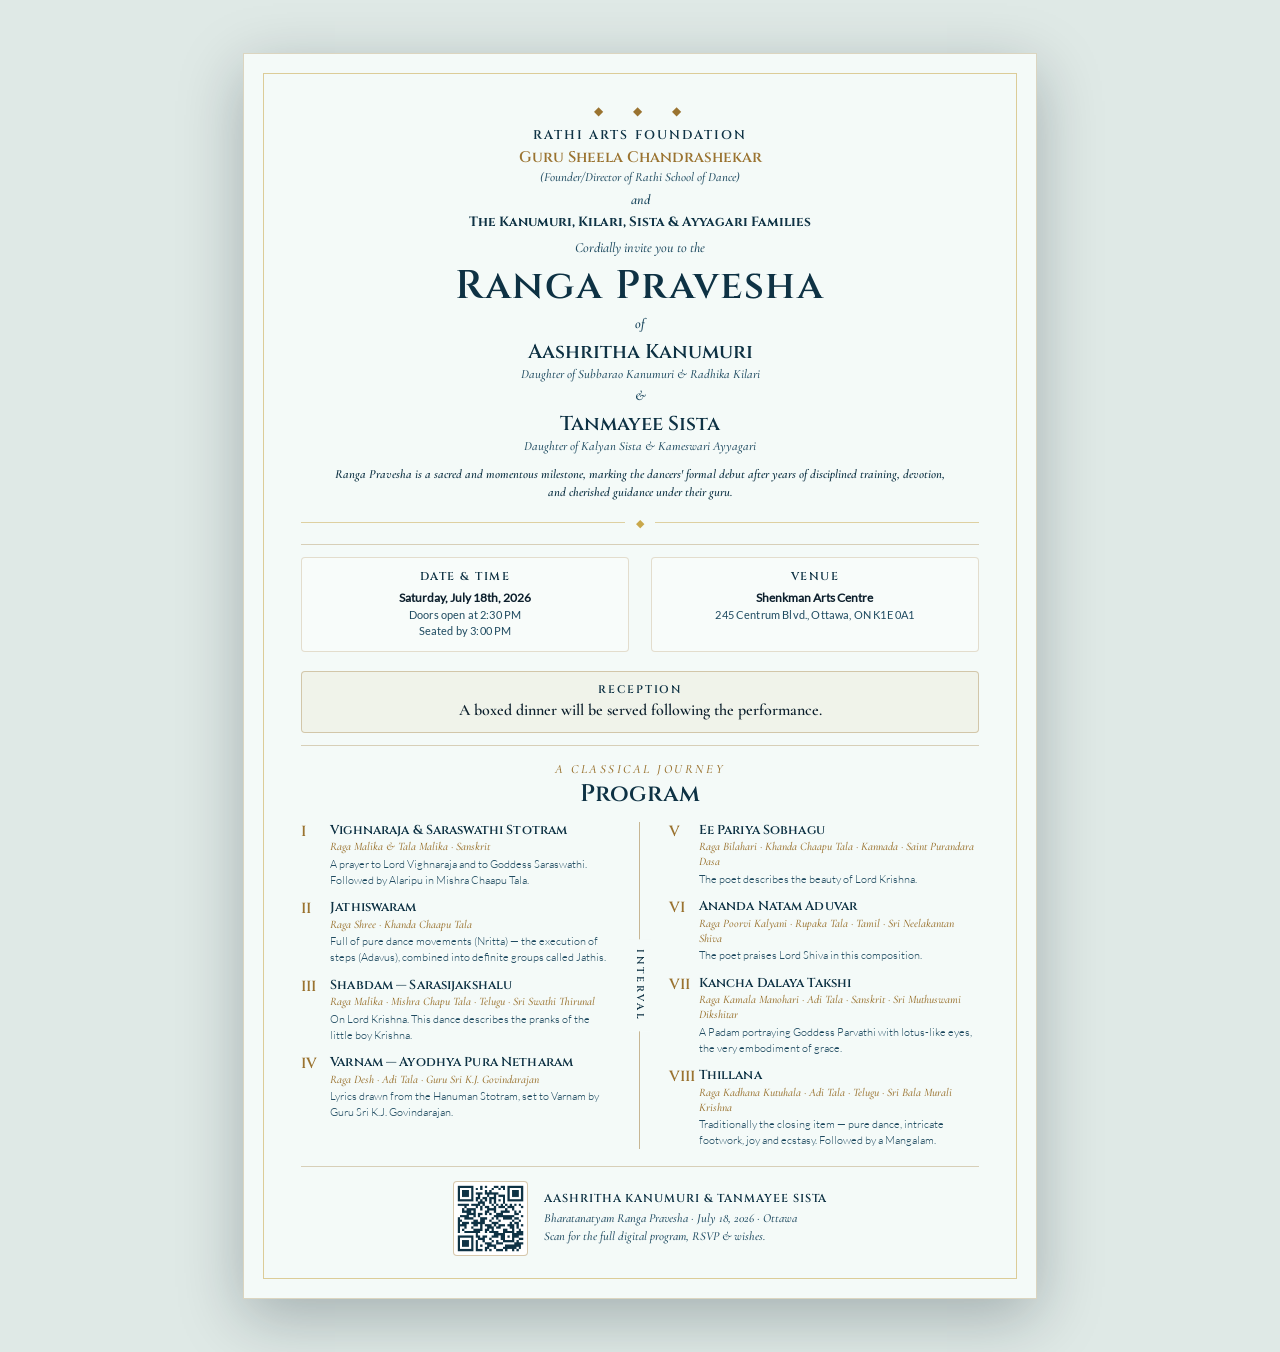
<file: program-sheet.html>
<!DOCTYPE html>
<html lang="en">
<head>
<meta charset="UTF-8"/>
<meta name="viewport" content="width=device-width, initial-scale=1"/>
<title>Ranga Pravesha — Program Sheet</title>
<style>
@font-face{font-family:'Cinzel';font-style:normal;font-weight:500 700;font-display:swap;src:url([data-uri]) format('woff2');}
@font-face{font-family:'Cormorant Garamond';font-style:italic;font-weight:500 600;font-display:swap;src:url([data-uri]) format('woff2');}
@font-face{font-family:'Cormorant Garamond';font-style:normal;font-weight:500 600;font-display:swap;src:url([data-uri]) format('woff2');}
@font-face{font-family:'Lato';font-style:normal;font-weight:300;font-display:swap;src:url([data-uri]) format('woff2');}
@font-face{font-family:'Lato';font-style:normal;font-weight:400;font-display:swap;src:url([data-uri]) format('woff2');}

*,*::before,*::after{box-sizing:border-box;margin:0;padding:0}

:root{
  --maroon:    #1d5468;
  --maroon-dk: #0e3244;
  --maroon-lt: #2d7090;
  --gold:      #c9a84c;
  --gold-lt:   #e8c96e;
  --gold-dk:   #9a7330;
  --cream:     #f4faf8;
  --cream-dk:  #daeee8;
  --text:      #0c1f2c;
  --text-lt:   #1e4a60;
  --backdrop:  #dfe9e6;
}

@media (prefers-color-scheme: dark){
  :root{ --backdrop:#11181d; }
}
:root[data-theme="dark"]{ --backdrop:#11181d; }
:root[data-theme="light"]{ --backdrop:#dfe9e6; }

html,body{background:var(--backdrop)}
body{
  font-family:'Lato',sans-serif;color:var(--text);
  display:flex;justify-content:center;padding:14mm 6mm;
}

.page{
  width:210mm;
  min-height:287mm;
  background:var(--cream);
  box-shadow:0 18px 60px rgba(10,25,35,.28);
  padding:13mm 15mm 11mm;
  position:relative;
  border:1px solid rgba(154,115,48,.28);
}
.page::before{
  content:"";
  position:absolute;inset:5mm;
  border:1px solid rgba(201,168,76,.55);
  pointer-events:none;
}

/* ---- header ---- */
.orn-row{
  text-align:center;color:var(--gold-dk);font-size:9pt;letter-spacing:.5em;
  margin-bottom:7pt;
}
.org{
  text-align:center;font-family:'Cinzel',serif;font-weight:600;font-size:9.5pt;
  letter-spacing:.16em;text-transform:uppercase;color:var(--maroon-dk);
}
.guru{
  text-align:center;font-family:'Cinzel',serif;font-weight:600;font-size:11.5pt;
  color:var(--gold-dk);margin-top:2pt;
}
.guru-role{
  text-align:center;font-family:'Cormorant Garamond',serif;font-style:italic;font-size:9.5pt;
  color:var(--text-lt);margin-top:1pt;
}
.and-line{
  text-align:center;font-family:'Cormorant Garamond',serif;font-style:italic;font-weight:600;
  font-size:10.5pt;color:var(--text-lt);margin:4pt 0;
}
.families{
  text-align:center;font-family:'Cinzel',serif;font-weight:700;font-size:10pt;
  color:var(--maroon-dk);margin-bottom:3pt;
}
.cordially{
  text-align:center;font-family:'Cormorant Garamond',serif;font-style:italic;font-size:10.5pt;
  color:var(--text-lt);margin-top:6pt;
}
.event-title{
  text-align:center;font-family:'Cinzel',serif;font-weight:600;font-size:30pt;
  color:var(--maroon-dk);letter-spacing:.04em;margin:2pt 0;
}
.of-line{
  text-align:center;font-family:'Cormorant Garamond',serif;font-style:italic;font-weight:600;
  font-size:10.5pt;color:var(--text-lt);
}
.dancer-name{
  text-align:center;font-family:'Cinzel',serif;font-weight:600;font-size:15pt;
  color:var(--maroon-dk);margin-top:4pt;
}
.dancer-parents{
  text-align:center;font-family:'Cormorant Garamond',serif;font-style:italic;font-size:9.5pt;
  color:var(--text-lt);margin-top:1pt;
}
.significance-note{
  text-align:center;font-family:'Cormorant Garamond',serif;font-style:italic;font-weight:600;
  font-size:9.4pt;line-height:1.45;color:var(--maroon-dk);
  max-width:162mm;margin:8pt auto 0;
}

.rule{
  display:flex;align-items:center;gap:8pt;margin:11pt 0;
}
.rule span{flex:1;height:1px;background:var(--gold);opacity:.5}
.rule em{color:var(--gold);font-style:normal;font-size:8pt}

.info-grid{
  display:grid;grid-template-columns:1fr 1fr;gap:8pt 16pt;
  padding:9pt 0;border-top:1px solid rgba(154,115,48,.32);border-bottom:1px solid rgba(154,115,48,.32);
  margin-bottom:11pt;
}
.info-panel{
  padding:8pt 10pt 9pt;
  border:1px solid rgba(154,115,48,.22);
  background:rgba(255,255,255,.35);
  border-radius:3pt;
  text-align:center;
}
.info-head{
  font-family:'Cinzel',serif;font-weight:600;font-size:8.5pt;letter-spacing:.13em;
  text-transform:uppercase;color:var(--maroon-dk);
  margin-bottom:4pt;
}
.info-val{
  font-family:'Lato',sans-serif;font-weight:600;font-size:9.2pt;color:var(--text);line-height:1.45;
}
.info-detail{
  font-weight:400;font-size:8.25pt;color:var(--text-lt);line-height:1.45;
  letter-spacing:.015em;
}
.reception-callout{
  grid-column: 1 / -1;
  margin-top: 6pt;
  padding: 8pt 10pt 9pt;
  border: 1px solid rgba(154,115,48,.35);
  background: rgba(201,168,76,.08);
  border-radius: 3pt;
  text-align:center;
}

.reception-kicker{
  font-family: 'Cinzel', serif;
  font-weight: 600;
  font-size: 8.3pt;
  letter-spacing: .16em;
  text-transform: uppercase;
  color: var(--maroon-dk);
  margin: 0 0 2pt 0;
}

.reception-text{
  font-family: 'Cormorant Garamond', serif;
  font-weight: 600;
  font-size: 12pt;
  color: var(--text);
  line-height: 1.25;
  margin: 0;
}
/* ---- program ---- */
.prog-eyebrow{
  text-align:center;font-family:'Cormorant Garamond',serif;font-style:italic;font-size:9.5pt;
  letter-spacing:.2em;text-transform:uppercase;color:var(--gold-dk);
}
.prog-title{
  text-align:center;font-family:'Cinzel',serif;font-weight:600;font-size:18pt;color:var(--maroon-dk);
  margin:1pt 0 9pt;
}

.prog-cols{display:grid;grid-template-columns:1fr 16pt 1fr;gap:0 14pt;align-items:stretch}
.prog-col{display:flex;flex-direction:column;gap:8pt}
.item{display:grid;grid-template-columns:16pt 1fr;gap:6pt;align-items:start}
.item-num{
  font-family:'Cinzel',serif;font-weight:600;font-size:11pt;color:var(--gold-dk);line-height:1.3;
}
.item-title{
  font-family:'Cinzel',serif;font-weight:600;font-size:9.7pt;color:var(--maroon-dk);
  letter-spacing:.01em;line-height:1.25;
}
.item-meta{
  font-family:'Cormorant Garamond',serif;font-style:italic;font-size:8.6pt;color:var(--gold-dk);
  margin:1pt 0 2pt;line-height:1.3;
}
.item-desc{
  font-family:'Lato',sans-serif;font-weight:300;font-size:8.4pt;color:var(--text-lt);line-height:1.42;
}

.col-divider{position:relative;display:flex;justify-content:center}
.col-divider .line{width:1px;background:rgba(154,115,48,.5)}
.col-divider .label{
  position:absolute;top:50%;left:50%;
  transform:translate(-50%,-50%);
  writing-mode:vertical-rl;
  background:var(--cream);padding:7pt 3pt;
  font-family:'Cinzel',serif;font-weight:600;font-size:7.4pt;letter-spacing:.3em;
  text-transform:uppercase;color:var(--maroon-dk);white-space:nowrap;
}

/* ---- footer ---- */
.footer{
  display:flex;align-items:center;justify-content:center;gap:12pt;
  margin-top:13pt;padding-top:10pt;border-top:1px solid rgba(154,115,48,.32);
}
.qr img{width:20mm;height:20mm;border:1px solid rgba(154,115,48,.4);border-radius:3pt;padding:2pt;background:#fff;display:block}
.footer-text{font-family:'Cormorant Garamond',serif;font-style:italic;font-size:9.3pt;color:var(--text-lt);line-height:1.5;max-width:110mm}
.footer-text strong{font-style:normal;font-family:'Cinzel',serif;font-weight:600;font-size:8.6pt;letter-spacing:.08em;color:var(--maroon-dk);text-transform:uppercase;display:block;margin-bottom:2pt}

@media screen and (max-width: 900px){
  body{padding:8mm 3mm}
  .page{width:100%;min-height:auto;padding:8mm 6mm}
  .page::before{inset:3mm}
  .event-title{font-size:22pt}
  .dancer-name{font-size:13pt}
  .info-grid{grid-template-columns:1fr}
  .prog-cols{grid-template-columns:1fr;gap:8pt 0}
  .col-divider{display:none}
}

@media print{
  html,body{background:#fff;padding:0}
  .page{box-shadow:none;border:none;width:auto;min-height:auto}
  .page::before{border-color:rgba(201,168,76,.55)}
  @page{size:A4;margin:0}
}
</style>
</head>
<body>

<div class="page">

  <header>

  <p class="orn-row" aria-hidden="true">◆ &nbsp; ◆ &nbsp; ◆</p>
  <p class="org">Rathi Arts Foundation</p>
  <p class="guru">Guru Sheela Chandrashekar</p>
  <p class="guru-role">(Founder/Director of Rathi School of Dance)</p>
  <p class="and-line">and</p>
  <p class="families">The Kanumuri, Kilari, Sista &amp; Ayyagari Families</p>

  <p class="cordially">Cordially invite you to the</p>
  <p class="event-title">Ranga Pravesha</p>
  <p class="of-line">of</p>

  <p class="dancer-name">Aashritha Kanumuri</p>
  <p class="dancer-parents">Daughter of Subbarao Kanumuri &amp; Radhika Kilari</p>
  <p class="and-line">&amp;</p>
  <p class="dancer-name">Tanmayee Sista</p>
  <p class="dancer-parents">Daughter of Kalyan Sista &amp; Kameswari Ayyagari</p>
  <p class="significance-note">Ranga Pravesha is a sacred and momentous milestone, marking the dancers' formal debut after years of disciplined training, devotion, and cherished guidance under their guru.</p>

  <div class="rule"><span></span><em>◆</em><span></span></div>

<div class="info-grid">
  <div class="info-panel">
    <p class="info-head">Date &amp; Time</p>
    <p class="info-val">Saturday, July 18th, 2026</p>
    <p class="info-val info-detail">Doors open at 2:30 PM<br/>Seated by 3:00 PM</p>
  </div>

  <div class="info-panel">
    <p class="info-head">Venue</p>
    <p class="info-val">Shenkman Arts Centre</p>
    <p class="info-val info-detail">245 Centrum Blvd., Ottawa, ON K1E 0A1</p>
  </div>

  <div class="reception-callout">
    <p class="reception-kicker">Reception</p>
    <p class="reception-text">A boxed dinner will be served following the performance.</p>
  </div>
</div>

  </header>

  <main>
  
  <p class="prog-eyebrow">A Classical Journey</p>
  <h2 class="prog-title">Program</h2>

  <div class="prog-cols">
    <div class="prog-col">
      <div class="item">
        <div class="item-num">I</div>
        <div>
          <p class="item-title">Vighnaraja &amp; Saraswathi Stotram</p>
          <p class="item-meta">Raga Malika &amp; Tala Malika · Sanskrit</p>
          <p class="item-desc">A prayer to Lord Vighnaraja and to Goddess Saraswathi. Followed by Alaripu in Mishra Chaapu Tala.</p>
        </div>
      </div>
      <div class="item">
        <div class="item-num">II</div>
        <div>
          <p class="item-title">Jathiswaram</p>
          <p class="item-meta">Raga Shree · Khanda Chaapu Tala</p>
          <p class="item-desc">Full of pure dance movements (Nritta) — the execution of steps (Adavus), combined into definite groups called Jathis.</p>
        </div>
      </div>
      <div class="item">
        <div class="item-num">III</div>
        <div>
          <p class="item-title">Shabdam — Sarasijakshalu</p>
          <p class="item-meta">Raga Malika · Mishra Chapu Tala · Telugu · Sri Swathi Thirunal</p>
          <p class="item-desc">On Lord Krishna. This dance describes the pranks of the little boy Krishna.</p>
        </div>
      </div>
      <div class="item">
        <div class="item-num">IV</div>
        <div>
          <p class="item-title">Varnam — Ayodhya Pura Netharam</p>
          <p class="item-meta">Raga Desh · Adi Tala · Guru Sri K.J. Govindarajan</p>
          <p class="item-desc">Lyrics drawn from the Hanuman Stotram, set to Varnam by Guru Sri K.J. Govindarajan.</p>
        </div>
      </div>
    </div>

    <div class="col-divider">
      <div class="line"></div>
      <div class="label">Interval</div>
    </div>

    <div class="prog-col">
      <div class="item">
        <div class="item-num">V</div>
        <div>
          <p class="item-title">Ee Pariya Sobhagu</p>
          <p class="item-meta">Raga Bilahari · Khanda Chaapu Tala · Kannada · Saint Purandara Dasa</p>
          <p class="item-desc">The poet describes the beauty of Lord Krishna.</p>
        </div>
      </div>
      <div class="item">
        <div class="item-num">VI</div>
        <div>
          <p class="item-title">Ananda Natam Aduvar</p>
          <p class="item-meta">Raga Poorvi Kalyani · Rupaka Tala · Tamil · Sri Neelakantan Shiva</p>
          <p class="item-desc">The poet praises Lord Shiva in this composition.</p>
        </div>
      </div>
      <div class="item">
        <div class="item-num">VII</div>
        <div>
          <p class="item-title">Kancha Dalaya Takshi</p>
          <p class="item-meta">Raga Kamala Manohari · Adi Tala · Sanskrit · Sri Muthuswami Dikshitar</p>
          <p class="item-desc">A Padam portraying Goddess Parvathi with lotus-like eyes, the very embodiment of grace.</p>
        </div>
      </div>
      <div class="item">
        <div class="item-num">VIII</div>
        <div>
          <p class="item-title">Thillana</p>
          <p class="item-meta">Raga Kadhana Kutuhala · Adi Tala · Telugu · Sri Bala Murali Krishna</p>
          <p class="item-desc">Traditionally the closing item — pure dance, intricate footwork, joy and ecstasy. Followed by a Mangalam.</p>
        </div>
      </div>
    </div>
  </div>

  </main>

  <footer class="footer">
    <div class="qr"><img src="[data-uri]" alt="QR code to the digital program"/></div>
    <p class="footer-text">
      <strong>Aashritha Kanumuri &amp; Tanmayee Sista</strong>
      Bharatanatyam Ranga Pravesha · July 18, 2026 · Ottawa<br/>
      Scan for the full digital program, RSVP &amp; wishes.
    </p>
  </footer>

</div>

</body>
</html>
</file>
